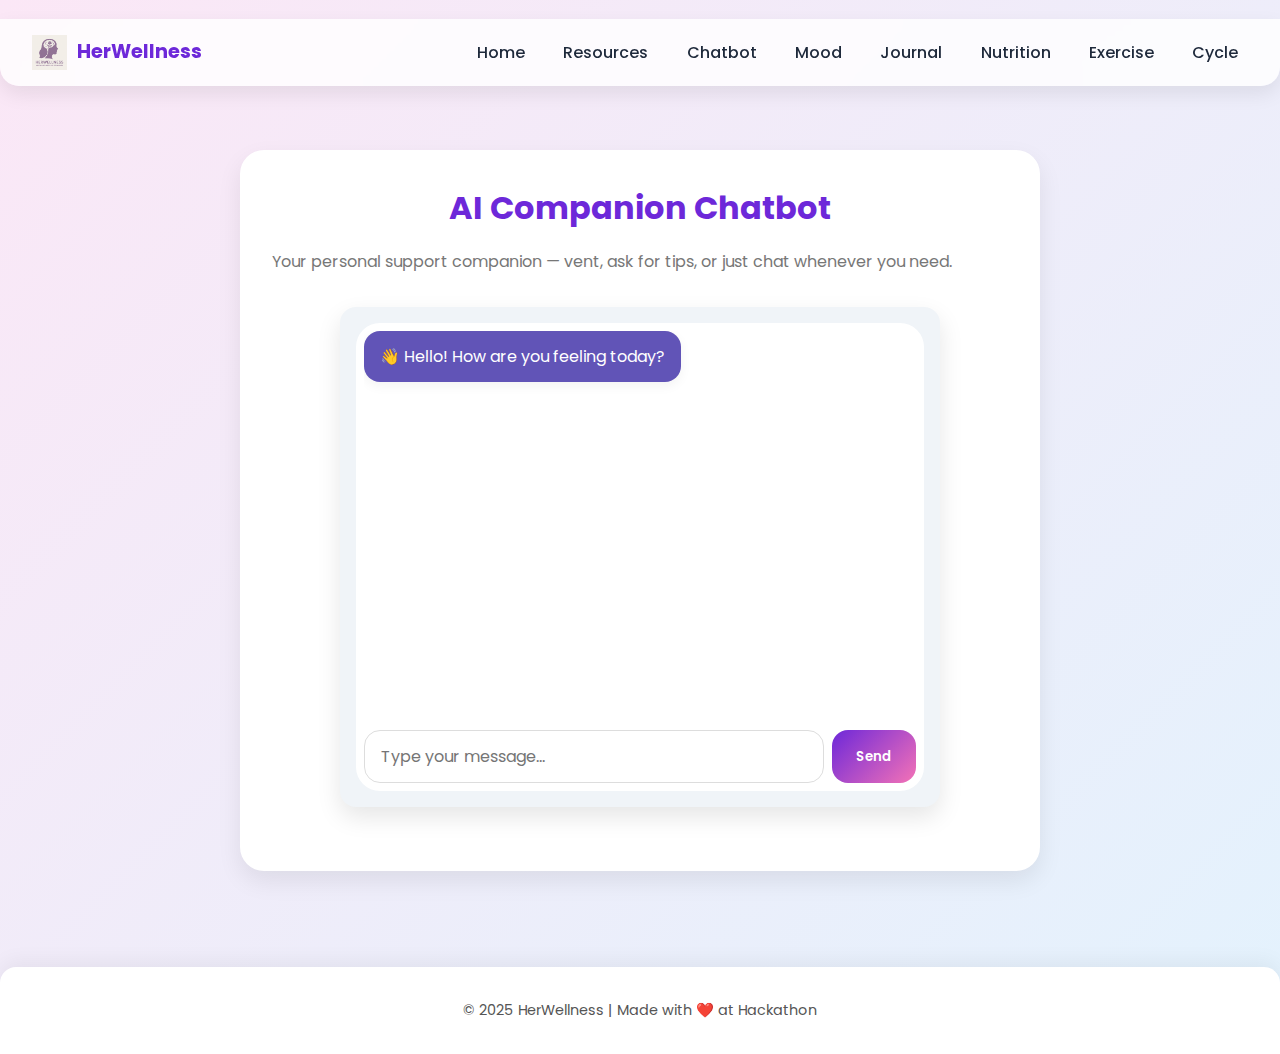
<file: pages/chatbot.html>
<!DOCTYPE html>
<html lang="en">
<head>
<meta charset="UTF-8" />
<meta name="viewport" content="width=device-width, initial-scale=1.0" />
<title>HerWellness | Chatbot</title>
<link href="https://fonts.googleapis.com/css2?family=Poppins:wght@400;600;700&display=swap" rel="stylesheet">
<link href="../styles/main.css" rel="stylesheet">
</head>
<body>
<header class="main-header">
  <nav class="navbar">
    <div class="logo">
      <img src="../assets/Copilot_20250902_104841.png" alt="HerWellness Logo">
      <span>HerWellness</span>
    </div>
    <ul class="nav-links">
      <li><a href="../index.html">Home</a></li>
      <li><a href="resources.html">Resources</a></li>
      <li><a href="chatbot.html" class="active">Chatbot</a></li>
      <li><a href="mood-tracker.html">Mood</a></li>
      <li><a href="journal.html">Journal</a></li>
      <li><a href="nutrition.html">Nutrition</a></li>
      <li><a href="exercise.html">Exercise</a></li>
      <li><a href="period-tracker.html">Cycle</a></li>
    </ul>
    <button class="menu-toggle" aria-label="Toggle menu">&#9776;</button>
  </nav>
</header>

<main class="page-content">
  <section class="section alt-bg">
    <h2>AI Companion Chatbot</h2>
    <p class="muted">Your personal support companion — vent, ask for tips, or just chat whenever you need.</p>

    <div class="chatbot-box">
      <div class="chat-window">
        <ul class="messages" id="chatMessages">
          <li class="bot-message">👋 Hello! How are you feeling today?</li>
        </ul>
        <form id="chatForm" class="chat-input">
          <input type="text" id="userInput" placeholder="Type your message..." autocomplete="off" required />
          <button type="submit">Send</button>
        </form>
      </div>
    </div>
  </section>
</main>

<footer class="site-footer">
  <p>&copy; 2025 HerWellness | Made with ❤️ at Hackathon</p>
</footer>

<script>
// Toggle mobile menu
const menuToggle = document.querySelector('.menu-toggle');
const navLinks = document.querySelector('.nav-links');
menuToggle.addEventListener('click', () => { navLinks.classList.toggle('active'); });

// Chat functionality (replace OPENAI_API_KEY with real key)
const chatForm = document.getElementById('chatForm');
const userInput = document.getElementById('userInput');
const chatMessages = document.getElementById('chatMessages');

const OPENAI_API_KEY = 'YOUR_OPENAI_KEY_HERE'; // Replace with real key

async function getBotResponse(message) {
  try {
    const response = await fetch('https://api.openai.com/v1/chat/completions', {
      method: 'POST',
      headers: {
        'Content-Type': 'application/json',
        'Authorization': `Bearer ${OPENAI_API_KEY}`
      },
      body: JSON.stringify({
        model: "gpt-3.5-turbo",
        messages: [{ role: "user", content: message }],
        max_tokens: 200
      })
    });
    const data = await response.json();
    return data.choices[0].message.content;
  } catch (error) {
    return "😓 Sorry, something went wrong. Try again later.";
  }
}

chatForm.addEventListener('submit', async (e) => {
  e.preventDefault();
  const message = userInput.value.trim();
  if(!message) return;

  // User message
  const userMsg = document.createElement('li');
  userMsg.classList.add('user-message');
  userMsg.textContent = message;
  chatMessages.appendChild(userMsg);
  userInput.value = '';
  chatMessages.scrollTop = chatMessages.scrollHeight;
  
  // Typing indicator
  const typingMsg = document.createElement('li');
  typingMsg.classList.add('bot-message', 'typing');
  typingMsg.textContent = '';
  chatMessages.appendChild(typingMsg);
  chatMessages.scrollTop = chatMessages.scrollHeight;

  // Get AI response
  const botReply = await getBotResponse(message);
  typingMsg.remove();

  const botMsg = document.createElement('li');
  botMsg.classList.add('bot-message');
  botMsg.textContent = botReply;
  chatMessages.appendChild(botMsg);
  chatMessages.scrollTop = chatMessages.scrollHeight;
});

</script>
</body>
</html>
</file>
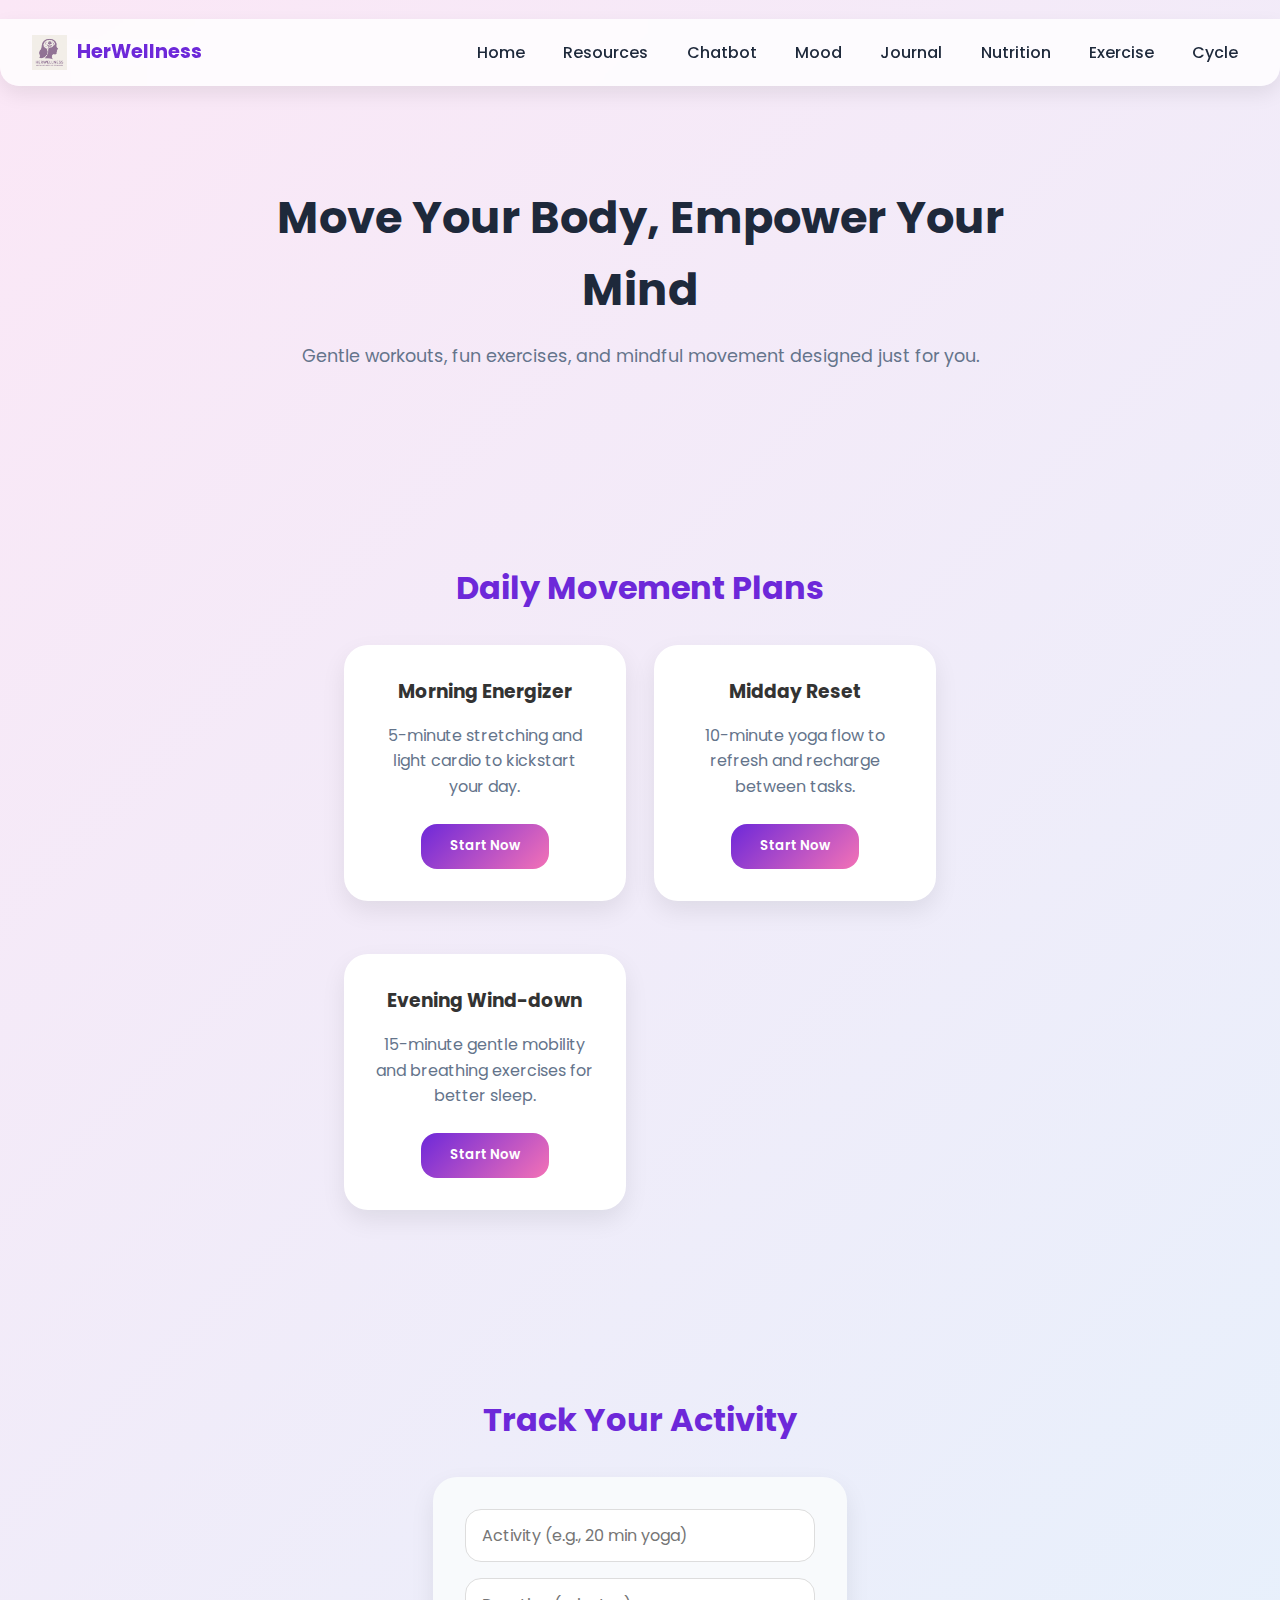
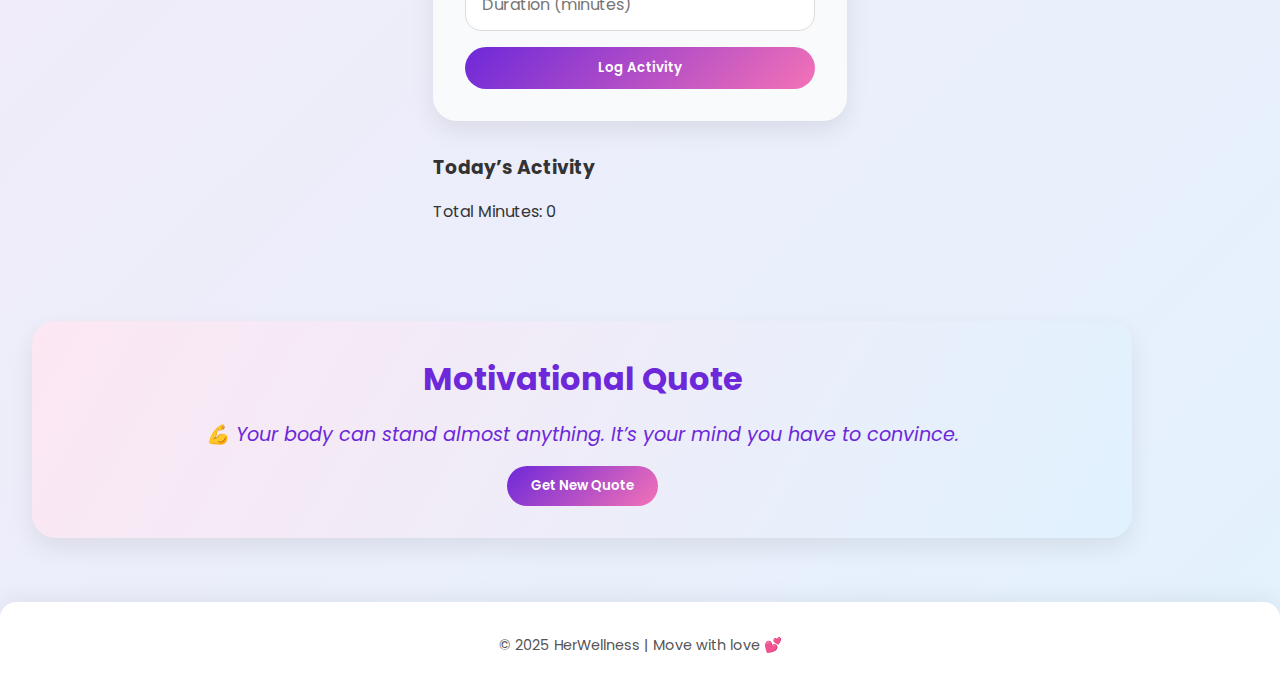
<file: pages/exercise.html>
<!DOCTYPE html>
<html lang="en">
<head>
  <meta charset="UTF-8" />
  <meta name="viewport" content="width=device-width, initial-scale=1.0" />
  <title>Exercise & Fitness | HerWellness</title>
  <link rel="stylesheet" href="../styles/main.css" />
  <link href="https://fonts.googleapis.com/css2?family=Poppins:wght@400;600;700&display=swap" rel="stylesheet">
</head>
<body>
  <!-- ================= HEADER / NAVBAR ================= -->
  <header class="main-header">
    <nav class="navbar">
      <div class="logo">
        <img src="../assets/Copilot_20250902_104841.png" alt="HerWellness Logo">
        <span>HerWellness</span>
      </div>
      <ul class="nav-links">
        <li><a href="../index.html">Home</a></li>
        <li><a href="resources.html">Resources</a></li>
        <li><a href="chatbot.html">Chatbot</a></li>
        <li><a href="mood-tracker.html">Mood</a></li>
        <li><a href="journal.html">Journal</a></li>
        <li><a href="nutrition.html">Nutrition</a></li>
        <li><a href="exercise.html" class="active">Exercise</a></li>
        <li><a href="period-tracker.html">Cycle</a></li>
      </ul>
      <button class="menu-toggle" aria-label="Toggle menu">&#9776;</button>
    </nav>
  </header>

  <!-- ================= HERO SECTION ================= -->
  <section class="hero">
    <h1>Move Your Body, Empower Your Mind</h1>
    <p>Gentle workouts, fun exercises, and mindful movement designed just for you.</p>
  </section>

  <!-- ================= EXERCISE PLANS ================= -->
  <section class="exercise-plans section">
    <h2 class="section-title">Daily Movement Plans</h2>
    <div class="card-grid">
      <div class="card" data-duration="300">
        <h3>Morning Energizer</h3>
        <p>5-minute stretching and light cardio to kickstart your day.</p>
        <button class="btn start-btn">Start Now</button>
      </div>
      <div class="card" data-duration="600">
        <h3>Midday Reset</h3>
        <p>10-minute yoga flow to refresh and recharge between tasks.</p>
        <button class="btn start-btn">Start Now</button>
      </div>
      <div class="card" data-duration="900">
        <h3>Evening Wind-down</h3>
        <p>15-minute gentle mobility and breathing exercises for better sleep.</p>
        <button class="btn start-btn">Start Now</button>
      </div>
    </div>
  </section>

  <!-- ================= TIMER MODAL ================= -->
  <div class="modal" id="timerModal">
    <div class="modal-content">
      <h3 id="modalTitle">Exercise Timer</h3>
      <div class="timer-display">
        <span id="minutes">00</span>:<span id="seconds">00</span>
      </div>
      <div class="progress-bar">
        <div class="progress" id="progressBar"></div>
      </div>
      <button class="btn" id="stopTimer">Stop</button>
    </div>
  </div>

  <!-- ================= ACTIVITY TRACKER ================= -->
  <section class="activity-tracker section">
    <h2 class="section-title">Track Your Activity</h2>
    <div class="tracker-box">
      <input type="text" id="activity" placeholder="Activity (e.g., 20 min yoga)" />
      <input type="number" id="duration" placeholder="Duration (minutes)" />
      <button class="btn" id="logBtn">Log Activity</button>
    </div>
    <div class="log-summary">
      <h3>Today’s Activity</h3>
      <ul id="exercise-log" class="log-list"></ul>
      <p id="totalMinutes">Total Minutes: 0</p>
    </div>
  </section>

  <!-- ================= MOTIVATIONAL QUOTES ================= -->
  <section class="quote-section section">
    <h2 class="section-title">Motivational Quote</h2>
    <blockquote id="exercise-quote">💪 Your body can stand almost anything. It’s your mind you have to convince.</blockquote>
    <button class="btn" id="newQuoteBtn">Get New Quote</button>
  </section>

  <!-- ================= FOOTER ================= -->
  <footer class="site-footer">
    <p>&copy; 2025 HerWellness | Move with love 💕</p>
  </footer>

  <!-- ================= SCRIPTS ================= -->
  <script>
  // ================= EXERCISE TIMER =================
const startBtns = document.querySelectorAll('.start-btn');
const timerModal = document.getElementById('timerModal');
const modalTitle = document.getElementById('modalTitle');
const minutesEl = document.getElementById('minutes');
const secondsEl = document.getElementById('seconds');
const progressBar = document.getElementById('progressBar');
const stopTimerBtn = document.getElementById('stopTimer');

let timerInterval;
let totalTime = 0;
let remainingTime = 0;

startBtns.forEach(btn => {
  btn.addEventListener('click', () => {
    const card = btn.closest('.card');
    const duration = parseInt(card.dataset.duration); // duration in seconds
    startTimer(card.querySelector('h3').textContent, duration);
  });
});

function startTimer(title, duration) {
  clearInterval(timerInterval);
  totalTime = duration;
  remainingTime = duration;
  modalTitle.textContent = title;
  updateTimerDisplay();
  timerModal.style.display = 'flex';
  
  timerInterval = setInterval(() => {
    remainingTime--;
    if (remainingTime < 0) {
      clearInterval(timerInterval);
      alert(`${title} Completed! 🎉`);
      timerModal.style.display = 'none';
      progressBar.style.width = '0%';
    } else {
      updateTimerDisplay();
    }
  }, 1000);
}

function updateTimerDisplay() {
  const mins = Math.floor(remainingTime / 60);
  const secs = remainingTime % 60;
  minutesEl.textContent = mins.toString().padStart(2, '0');
  secondsEl.textContent = secs.toString().padStart(2, '0');
  const progressPercent = ((totalTime - remainingTime) / totalTime) * 100;
  progressBar.style.width = `${progressPercent}%`;
}

stopTimerBtn.addEventListener('click', () => {
  clearInterval(timerInterval);
  timerModal.style.display = 'none';
  progressBar.style.width = '0%';
});

// ================= ACTIVITY TRACKER =================
const logBtn = document.getElementById('logBtn');
const activityInput = document.getElementById('activity');
const durationInput = document.getElementById('duration');
const logList = document.getElementById('exercise-log');
const totalMinutesEl = document.getElementById('totalMinutes');
let totalMinutes = 0;

logBtn.addEventListener('click', () => {
  const activity = activityInput.value.trim();
  const duration = parseInt(durationInput.value);
  if (!activity || isNaN(duration)) return alert("Please enter activity and duration!");

  const li = document.createElement('li');
  li.textContent = `${activity} — ${duration} min`;
  logList.appendChild(li);

  totalMinutes += duration;
  totalMinutesEl.textContent = `Total Minutes: ${totalMinutes}`;

  activityInput.value = '';
  durationInput.value = '';
});

// ================= MOTIVATIONAL QUOTES =================
const quotes = [
  "💪 Push yourself, because no one else is going to do it for you.",
  "🏋️‍♀️ Sweat is fat crying.",
  "✨ Small steps every day lead to big results.",
  "🔥 Your body can stand almost anything. It’s your mind you have to convince.",
  "🌟 Consistency is more important than intensity.",
  "🌈 Exercise not just for the body, but for your mind and soul.",
  "⚡ Energy flows where attention goes. Move mindfully!"
];

const newQuoteBtn = document.getElementById('newQuoteBtn');
const quoteEl = document.getElementById('exercise-quote');

newQuoteBtn.addEventListener('click', () => {
  const randomQuote = quotes[Math.floor(Math.random() * quotes.length)];
  quoteEl.textContent = randomQuote;
});

// ================= MOBILE MENU TOGGLE =================
const menuToggle = document.querySelector('.menu-toggle');
const navLinks = document.querySelector('.nav-links');

menuToggle.addEventListener('click', () => {
  navLinks.classList.toggle('active');
});

  </script>

  
</body>
</html>
</file>
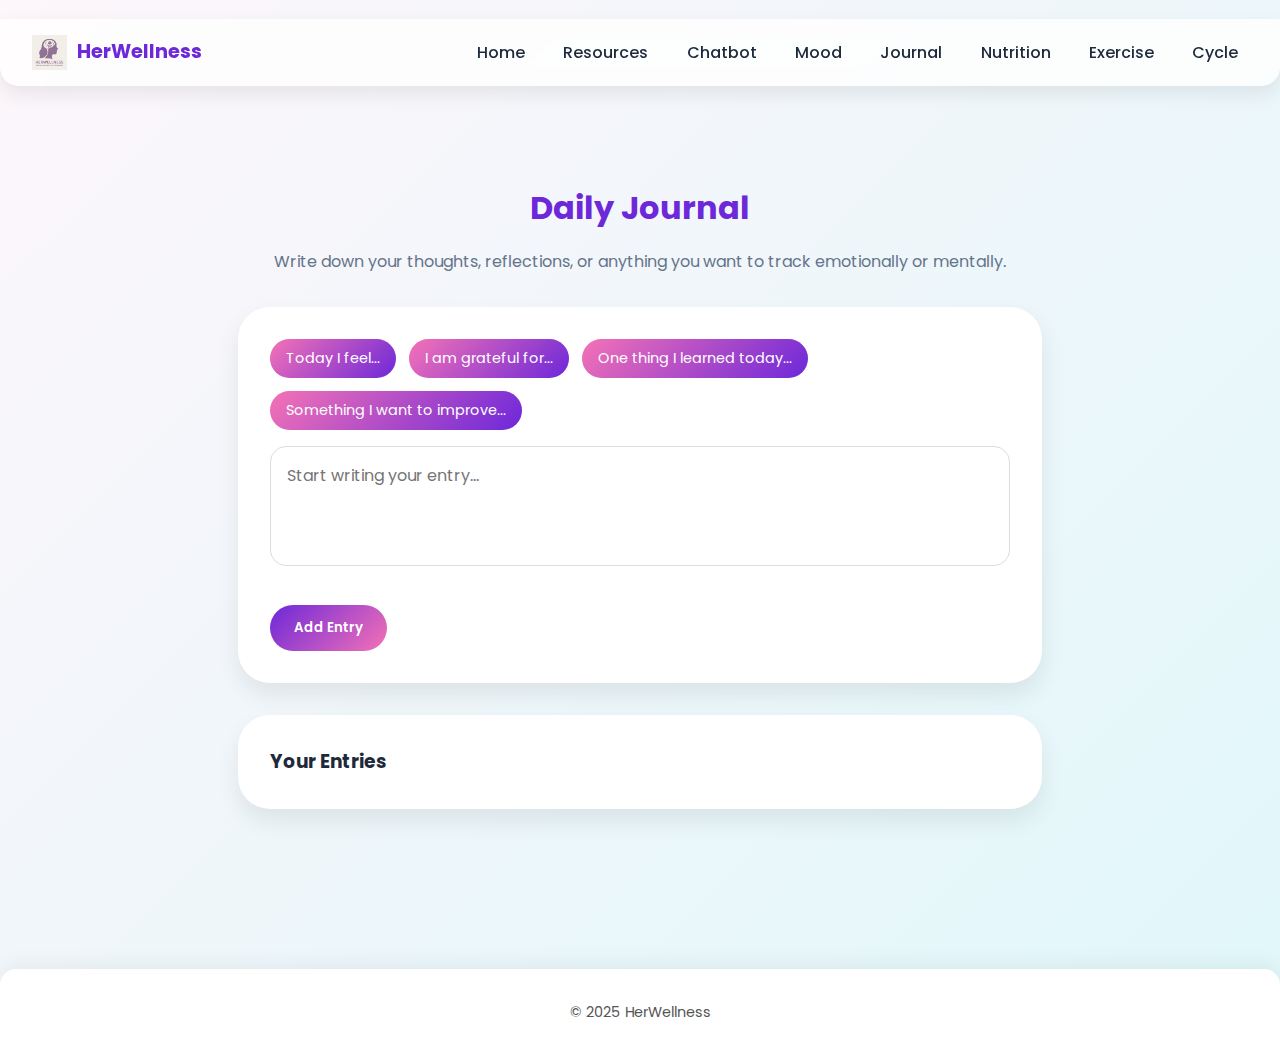
<file: pages/journal.html>
<!DOCTYPE html>
<html lang="en">
<head>
  <meta charset="UTF-8" />
  <meta name="viewport" content="width=device-width, initial-scale=1.0" />
  <title>Journal | HerWellness</title>
  <link rel="stylesheet" href="../styles/main.css" />
  <link href="https://fonts.googleapis.com/css2?family=Poppins:wght@400;600;700&display=swap" rel="stylesheet">
  <style>
    body {
      background: linear-gradient(135deg, #fdf6fb, #e0f7fa);
      font-family: 'Poppins', sans-serif;
      color: #1e293b;
      display: flex;
      flex-direction: column;
      min-height: 100vh;
    }

    .page-content {
      flex: 1;
      max-width: 900px;
      margin: 2rem auto;
      padding: 0 1rem;
    }

    h2 {
      text-align: center;
      font-size: 2rem;
      margin-bottom: 0.5rem;
      color: #6d28d9;
    }

    .muted {
      text-align: center;
      color: #64748b;
      margin-bottom: 2rem;
    }

    /* Journal Card */
    .journal-card {
      background: #fff;
      border-radius: 2rem;
      padding: 2rem;
      box-shadow: 0 12px 25px rgba(0,0,0,0.08);
      margin-bottom: 2rem;
      transition: transform 0.3s ease, box-shadow 0.3s ease;
    }

    .journal-card:hover {
      transform: translateY(-3px);
      box-shadow: 0 16px 35px rgba(0,0,0,0.12);
    }

    textarea {
      width: 100%;
      padding: 1rem;
      border-radius: 1.5rem;
      border: 1px solid #ddd;
      font-size: 1rem;
      min-height: 120px;
      resize: vertical;
      transition: border 0.3s ease, box-shadow 0.3s ease;
    }

    textarea:focus {
      border-color: #6d28d9;
      box-shadow: 0 0 10px rgba(109, 40, 217, 0.2);
      outline: none;
    }

    .btn {
      display: inline-block;
      padding: 0.8rem 1.5rem;
      border: none;
      border-radius: 2rem;
      background: linear-gradient(135deg, #6d28d9, #f472b6);
      color: #fff;
      font-weight: 600;
      cursor: pointer;
      transition: transform 0.2s ease, box-shadow 0.3s ease;
      margin-top: 1rem;
    }

    .btn:hover {
      transform: translateY(-2px);
      box-shadow: 0 8px 20px rgba(0,0,0,0.15);
    }

    /* Entries List */
    .entries-list {
      list-style: none;
      padding: 0;
    }

    .entries-list li {
      background: #fef6fb;
      border-left: 5px solid #6d28d9;
      padding: 1rem;
      border-radius: 1rem;
      margin-bottom: 1rem;
      font-size: 1rem;
      animation: fadeInUp 0.5s ease;
      position: relative;
    }

    .entries-list li::before {
      content: "📝";
      position: absolute;
      left: -2rem;
      top: 0.8rem;
      font-size: 1.2rem;
    }

    @keyframes fadeInUp {
      from { opacity: 0; transform: translateY(20px); }
      to { opacity: 1; transform: translateY(0); }
    }

    /* Prompt suggestions */
    .prompts {
      display: flex;
      flex-wrap: wrap;
      gap: 0.8rem;
      margin-bottom: 1rem;
    }

    .prompt {
      background: linear-gradient(135deg, #f472b6, #6d28d9);
      color: #fff;
      padding: 0.5rem 1rem;
      border-radius: 2rem;
      cursor: pointer;
      font-size: 0.9rem;
      transition: transform 0.2s ease, opacity 0.2s ease;
    }

    .prompt:hover {
      transform: scale(1.05);
      opacity: 0.9;
    }

    /* Responsive */
    @media (max-width:768px) {
      h2 { font-size: 1.6rem; }
      textarea { min-height: 100px; }
    }
  </style>
</head>
<body>
  <!-- ================= HEADER / NAVBAR ================= -->
  <header class="main-header">
    <nav class="navbar">
      <div class="logo">
        <img src="../assets/Copilot_20250902_104841.png" alt="HerWellness Logo">
        <span>HerWellness</span>
      </div>
      <ul class="nav-links">
        <li><a href="../index.html">Home</a></li>
        <li><a href="resources.html">Resources</a></li>
        <li><a href="chatbot.html">Chatbot</a></li>
        <li><a href="mood-tracker.html">Mood</a></li>
        <li><a href="journal.html" class="active">Journal</a></li>
        <li><a href="nutrition.html">Nutrition</a></li>
        <li><a href="exercise.html">Exercise</a></li>
        <li><a href="period-tracker.html">Cycle</a></li>
      </ul>
      <button class="menu-toggle" aria-label="Toggle menu">&#9776;</button>
    </nav>
  </header>

  <!-- ================= MAIN CONTENT ================= -->
  <main class="page-content">
    <section class="section">
      <h2>Daily Journal</h2>
      <p class="muted">Write down your thoughts, reflections, or anything you want to track emotionally or mentally.</p>

      <!-- Prompt Suggestions -->
      <div class="journal-card">
        <div class="prompts">
          <div class="prompt" onclick="usePrompt('Today I feel...')">Today I feel...</div>
          <div class="prompt" onclick="usePrompt('I am grateful for...')">I am grateful for...</div>
          <div class="prompt" onclick="usePrompt('One thing I learned today...')">One thing I learned today...</div>
          <div class="prompt" onclick="usePrompt('Something I want to improve...')">Something I want to improve...</div>
        </div>

        <!-- Journal Form -->
        <form class="journal-form" id="journalForm">
          <textarea id="journalEntry" placeholder="Start writing your entry..." required></textarea>
          <button type="submit" class="btn">Add Entry</button>
        </form>
      </div>

      <!-- Entries List -->
      <div class="journal-card">
        <h3>Your Entries</h3>
        <ul class="entries-list" id="entriesList">
          <!-- Entries will be added dynamically -->
        </ul>
      </div>
    </section>
  </main>

  <!-- ================= FOOTER ================= -->
  <footer class="site-footer">
    <p>&copy; 2025 HerWellness</p>
    
  </footer>

  <script>
    const form = document.getElementById('journalForm');
    const entriesList = document.getElementById('entriesList');
    const textarea = document.getElementById('journalEntry');

    // Add journal entry
    form.addEventListener('submit', (e) => {
      e.preventDefault();
      const entryText = textarea.value.trim();
      if(entryText !== '') {
        const li = document.createElement('li');
        li.textContent = entryText;
        entriesList.prepend(li);
        textarea.value = '';
      }
    });

    // Use a prompt suggestion
    function usePrompt(text) {
      textarea.value = text + " ";
      textarea.focus();
    }
      
    // Toggle mobile menu
    const menuToggle = document.querySelector('.menu-toggle');
    const navLinks = document.querySelector('.nav-links');

    menuToggle.addEventListener('click', () => {
      navLinks.classList.toggle('active');
    });
  </script>
</body>
</html>
</file>
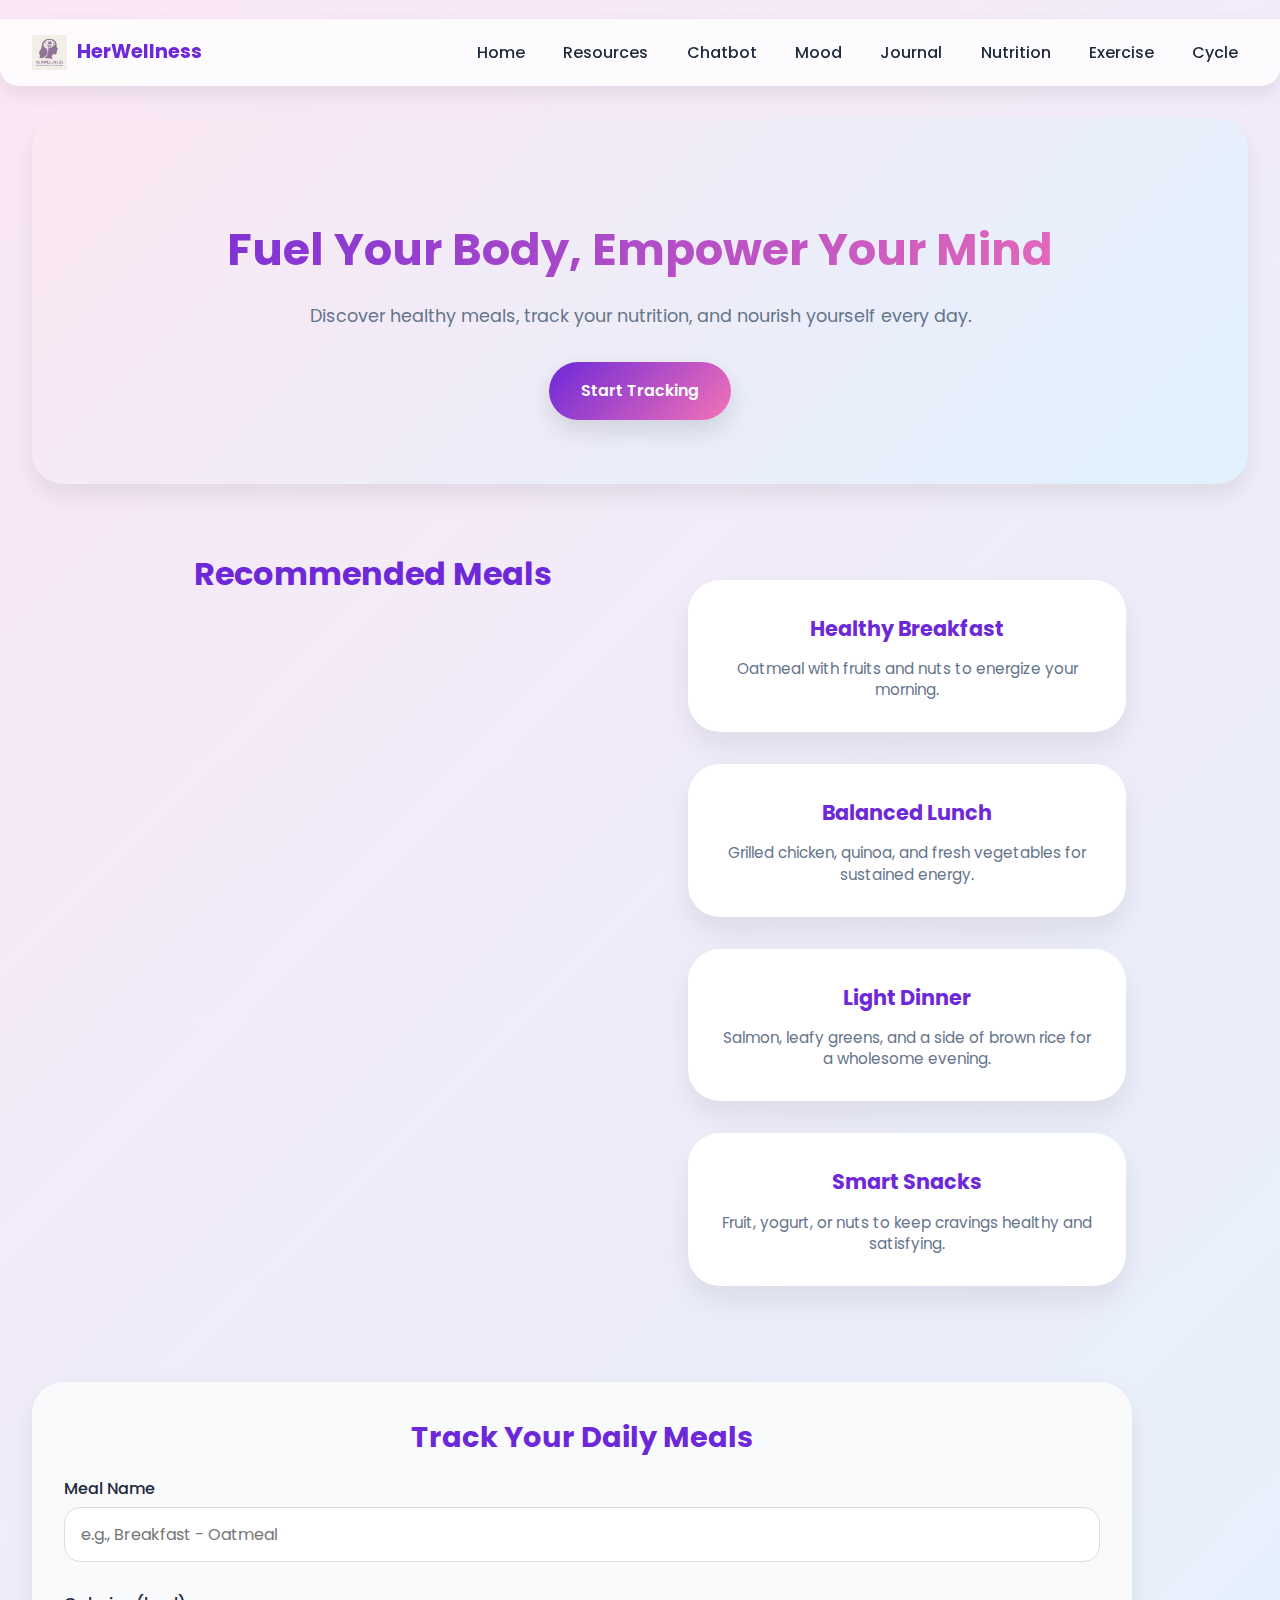
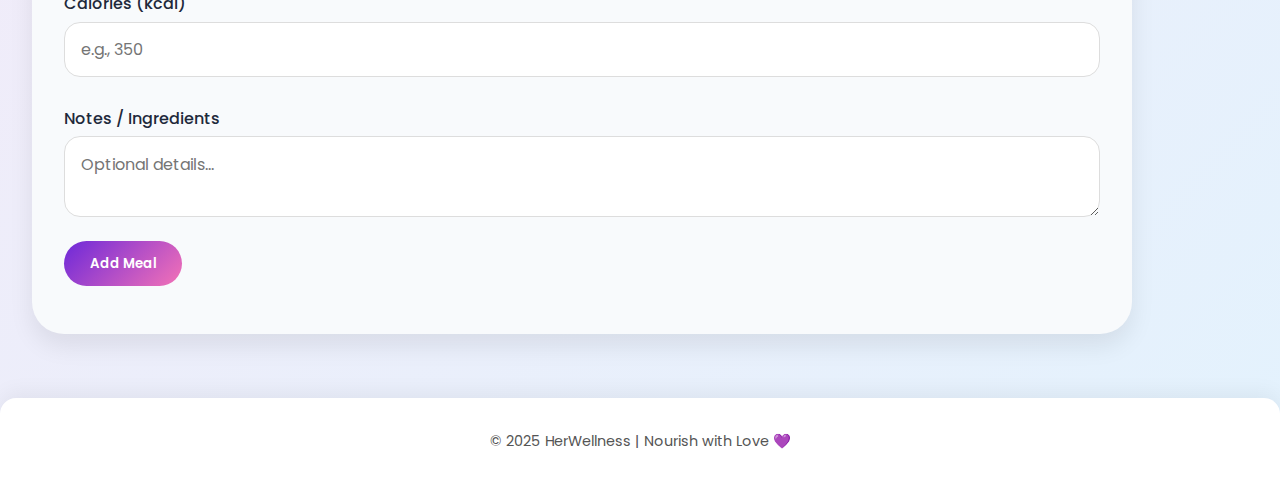
<file: pages/nutrition.html>
<!DOCTYPE html>
<html lang="en">
<head>
  <meta charset="UTF-8" />
  <meta name="viewport" content="width=device-width, initial-scale=1.0" />
  <title>Nutrition | HerWellness</title>
  <link rel="stylesheet" href="../styles/main.css" />
  <link href="https://fonts.googleapis.com/css2?family=Poppins:wght@400;600;700&display=swap" rel="stylesheet">
</head>
<body>
  <!-- ================= HEADER / NAVBAR ================= -->
  <header class="main-header">
    <nav class="navbar">
      <div class="logo">
        <img src="../assets/Copilot_20250902_104841.png" alt="HerWellness Logo">
        <span>HerWellness</span>
      </div>
      <ul class="nav-links">
        <li><a href="../index.html">Home</a></li>
        <li><a href="resources.html">Resources</a></li>
        <li><a href="chatbot.html">Chatbot</a></li>
        <li><a href="mood-tracker.html">Mood</a></li>
        <li><a href="journal.html">Journal</a></li>
        <li><a href="nutrition.html" class="active">Nutrition</a></li>
        <li><a href="exercise.html">Exercise</a></li>
        <li><a href="period-tracker.html">Cycle</a></li>
      </ul>
      <button class="menu-toggle" aria-label="Toggle menu">&#9776;</button>
    </nav>

    <!-- Hero Section -->
    <section class="nutrition-hero">
      <h1>Fuel Your Body, Empower Your Mind</h1>
      <p>Discover healthy meals, track your nutrition, and nourish yourself every day.</p>
      <a href="#meal-tracker" class="cta-btn">Start Tracking</a>
    </section>
  </header>

  <!-- ================= RECOMMENDED MEALS ================= -->
  <section class="meal-cards section">
    <h2 class="section-title">Recommended Meals</h2>
    <div class="meal-cards">
      <div class="meal-card">
       
        <h3>Healthy Breakfast</h3>
        <p>Oatmeal with fruits and nuts to energize your morning.</p>
      </div>
      <div class="meal-card">
       
        <h3>Balanced Lunch</h3>
        <p>Grilled chicken, quinoa, and fresh vegetables for sustained energy.</p>
      </div>
      <div class="meal-card">
       
        <h3>Light Dinner</h3>
        <p>Salmon, leafy greens, and a side of brown rice for a wholesome evening.</p>
      </div>
      <div class="meal-card">
        
        <h3>Smart Snacks</h3>
        <p>Fruit, yogurt, or nuts to keep cravings healthy and satisfying.</p>
      </div>
    </div>
  </section>

  <!-- ================= DAILY MEAL TRACKER ================= -->
  <section class="meal-tracker section" id="meal-tracker">
    <h2>Track Your Daily Meals</h2>
    <form id="mealForm">
      <label for="mealName">Meal Name</label>
      <input type="text" id="mealName" placeholder="e.g., Breakfast - Oatmeal" required>

      <label for="mealCalories">Calories (kcal)</label>
      <input type="number" id="mealCalories" placeholder="e.g., 350" required>

      <label for="mealNotes">Notes / Ingredients</label>
      <textarea id="mealNotes" placeholder="Optional details..."></textarea>

      <button type="submit" class="btn">Add Meal</button>
    </form>

    <ul class="logged-meals" id="loggedMeals">
      <!-- Meals will be dynamically added here -->
    </ul>
  </section>

  <!-- ================= FOOTER ================= -->
  <footer class="site-footer">
    <p>&copy; 2025 HerWellness | Nourish with Love 💜</p>
    
  </footer>

  <!-- ================= JAVASCRIPT ================= -->
  <script>
    const mealForm = document.getElementById('mealForm');
    const loggedMeals = document.getElementById('loggedMeals');

    mealForm.addEventListener('submit', (e) => {
      e.preventDefault();
      const name = document.getElementById('mealName').value.trim();
      const calories = document.getElementById('mealCalories').value.trim();
      const notes = document.getElementById('mealNotes').value.trim();

      if(name && calories) {
        const li = document.createElement('li');
        li.textContent = `${name} - ${calories} kcal ${notes ? "| " + notes : ""}`;
        loggedMeals.prepend(li);
        mealForm.reset();
      }
    });
     // Toggle mobile menu
    const menuToggle = document.querySelector('.menu-toggle');
    const navLinks = document.querySelector('.nav-links');

    menuToggle.addEventListener('click', () => {
      navLinks.classList.toggle('active');
    });
  </script>
</body>
</html>
</file>
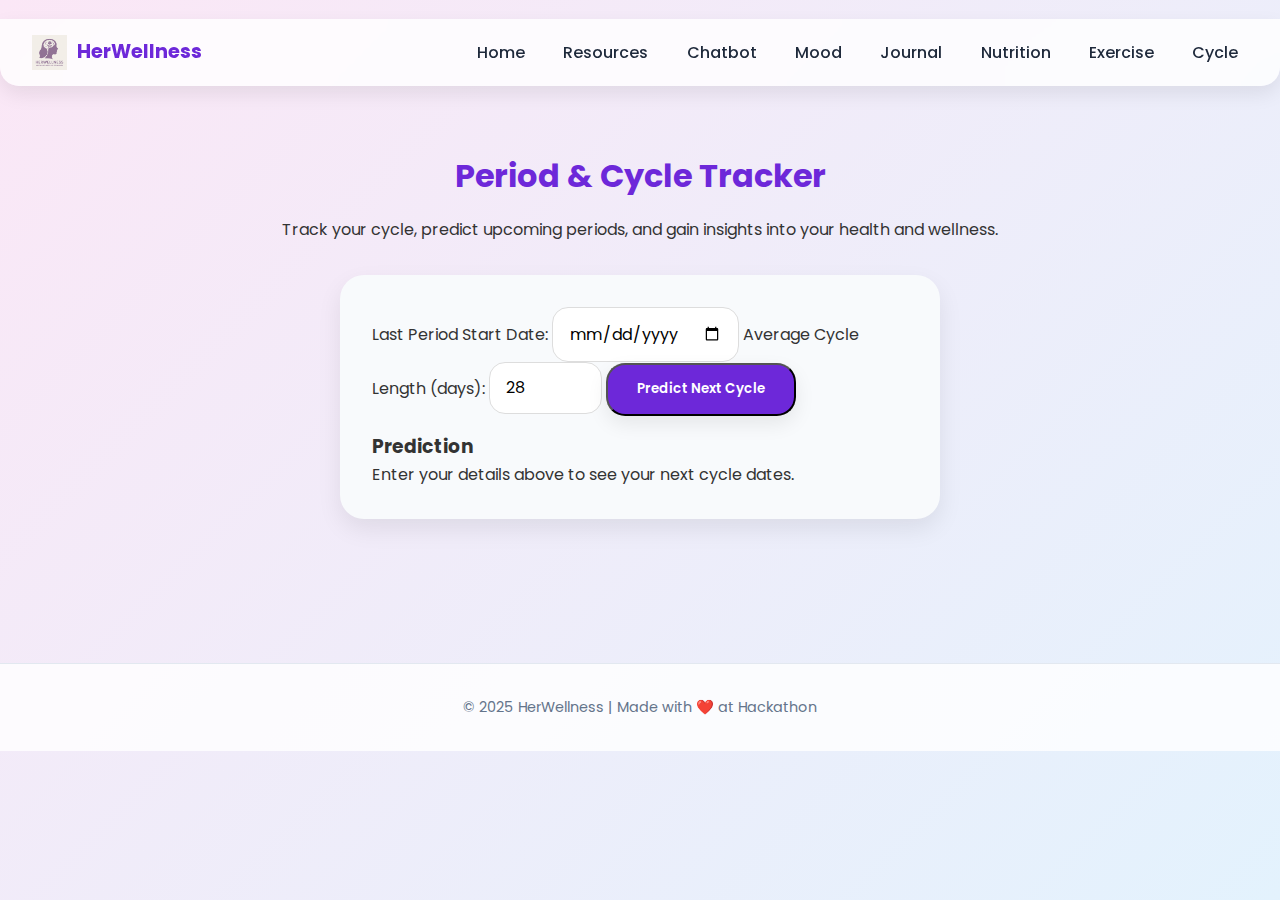
<file: pages/period-tracker.html>
<!DOCTYPE html>
<html lang="en">
<head>
  <meta charset="UTF-8" />
  <meta name="viewport" content="width=device-width, initial-scale=1.0" />
  <title>HerWellness | Period Tracker</title>
  <link rel="stylesheet" href="../styles/main.css" />
  <link href="https://fonts.googleapis.com/css2?family=Poppins:wght@400;600;700&display=swap" rel="stylesheet">
</head>
<body>
  <!-- HEADER -->
  <header class="main-header">
    <nav class="navbar">
      <div class="logo">
        <img src="../assets/Copilot_20250902_104841.png" alt="HerWellness Logo">
        <span>HerWellness</span>
      </div>
      <ul class="nav-links">
        <li><a href="../index.html">Home</a></li>
        <li><a href="resources.html">Resources</a></li>
        <li><a href="chatbot.html">Chatbot</a></li>
        <li><a href="mood-tracker.html">Mood</a></li>
        <li><a href="journal.html">Journal</a></li>
        <li><a href="nutrition.html">Nutrition</a></li>
        <li><a href="exercise.html">Exercise</a></li>
        <li><a href="period-tracker.html" class="active">Cycle</a></li>
      </ul>
      <button class="menu-toggle" aria-label="Toggle menu">&#9776;</button>
    </nav>
  </header>

  <!-- MAIN CONTENT -->
  <main class="section">
    <h2>Period & Cycle Tracker</h2>
    <p>Track your cycle, predict upcoming periods, and gain insights into your health and wellness.</p>

    <div class="tracker-box">
      <form class="tracker-form">
        <label for="lastPeriod">Last Period Start Date:</label>
        <input type="date" id="lastPeriod" name="lastPeriod" required>

        <label for="cycleLength">Average Cycle Length (days):</label>
        <input type="number" id="cycleLength" name="cycleLength" min="20" max="40" value="28" required>

        <button type="button" id="predictBtn" class="cta-btn">Predict Next Cycle</button>
      </form>

      <div id="predictionResult" class="result-box">
        <h3>Prediction</h3>
        <p>Enter your details above to see your next cycle dates.</p>
      </div>
    </div>
  </main>

  <!-- FOOTER -->
  <footer class="footer">
    <p>&copy; 2025 HerWellness | Made with ❤️ at Hackathon</p>
  </footer>

  <script src="../scripts/app.js"></script>
  <script>
    // Simple cycle prediction logic
    document.getElementById("predictBtn").addEventListener("click", () => {
      const lastPeriod = document.getElementById("lastPeriod").value;
      const cycleLength = parseInt(document.getElementById("cycleLength").value);
      const resultBox = document.getElementById("predictionResult");

      if (!lastPeriod || isNaN(cycleLength)) {
        resultBox.innerHTML = "<p style='color:red;'>⚠ Please enter all required details.</p>";
        return;
      }

      const lastDate = new Date(lastPeriod);
      const nextPeriod = new Date(lastDate);
      nextPeriod.setDate(nextPeriod.getDate() + cycleLength);

      resultBox.innerHTML = `
        <h3>Prediction</h3>
        <p>📅 Your next period is likely to start on <strong>${nextPeriod.toDateString()}</strong>.</p>
        <p>⚠ Note: This is an estimate. For accurate health tracking, consult a doctor or use medical-grade tools.</p>
      `;
    });
    // Toggle mobile menu
    const menuToggle = document.querySelector('.menu-toggle');
    const navLinks = document.querySelector('.nav-links');

    menuToggle.addEventListener('click', () => {
      navLinks.classList.toggle('active');
    });
  </script>
</body>
</html>
</file>
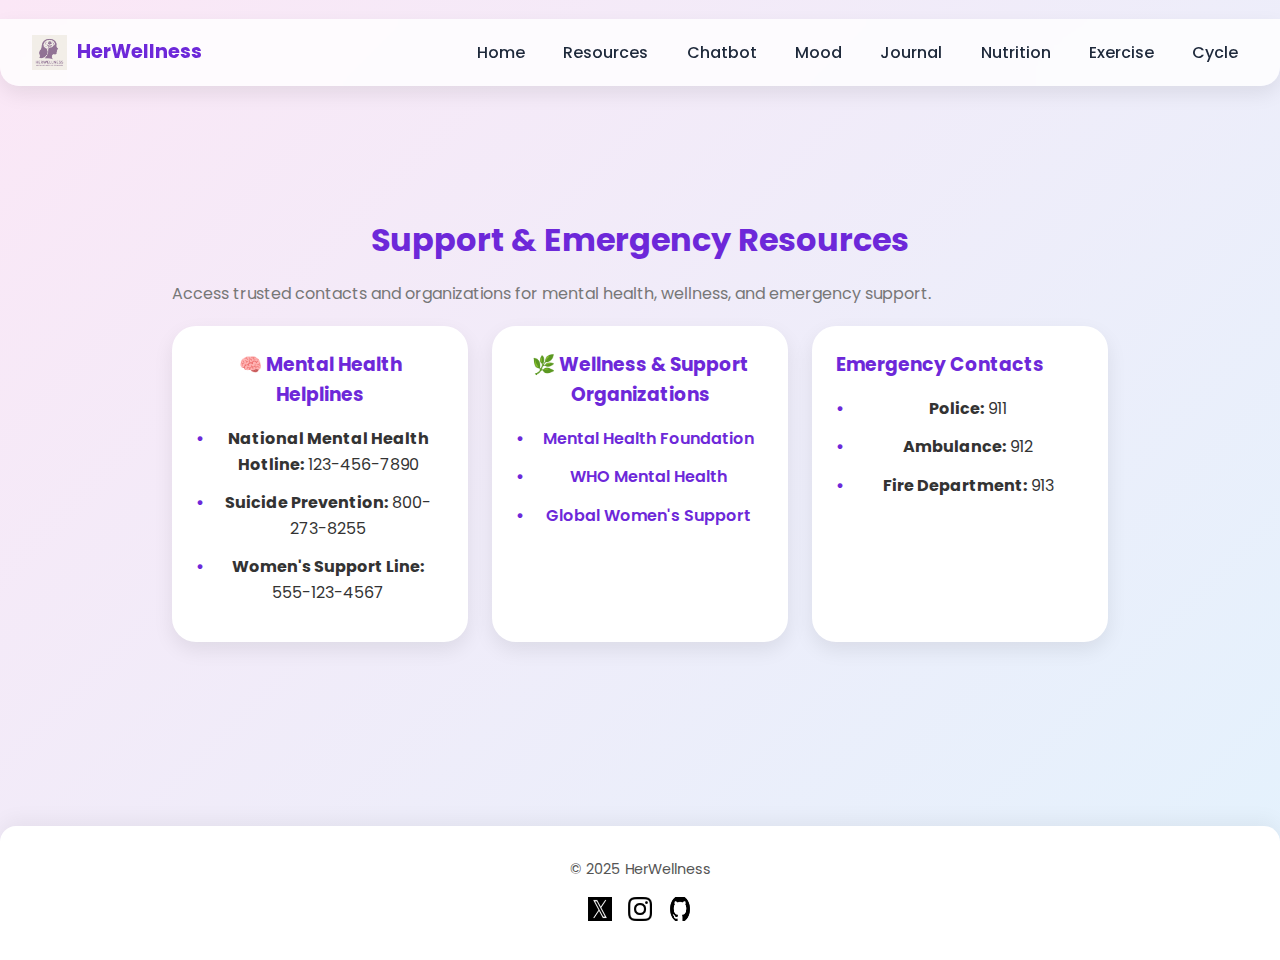
<file: pages/resources.html>
<!DOCTYPE html>
<html lang="en">
<head>
<meta charset="UTF-8" />
<meta name="viewport" content="width=device-width, initial-scale=1.0" />
<title>Resources | HerWellness</title>
<link href="https://fonts.googleapis.com/css2?family=Poppins:wght@400;600;700&display=swap" rel="stylesheet">
<link rel="stylesheet" href="../styles/main.css" />
<style>

/* ================= MAIN CONTENT ================= */
.page-content {
  padding: 2rem;
}
.section {
  max-width: 1000px;
  margin: 2rem auto;
}
.cards-grid {
  display: grid;
  grid-template-columns: repeat(auto-fit, minmax(280px, 1fr));
  gap: 1.5rem;
}
.card {
  background: #fff;
  padding: 1.5rem;
  border-radius: 1.5rem;
  box-shadow: 0 8px 20px rgba(0,0,0,0.08);
  transition: transform 0.3s ease, box-shadow 0.3s ease;
}
.card:hover {
  transform: translateY(-5px);
  box-shadow: 0 12px 30px rgba(0,0,0,0.15);
}
.card h3 {
  color: #6d28d9;
  margin-bottom: 1rem;
  display: flex;
  align-items: center;
  gap: 0.5rem;
}
.card ul {
  list-style: none;
  padding-left: 0;
}
.card ul li {
  margin-bottom: 0.8rem;
  padding-left: 1rem;
  position: relative;
}
.card ul li::before {
  content: '•';
  position: absolute;
  left: 0;
  color: #6d28d9;
  font-weight: bold;
}
.card a {
  color: #6d28d9;
  text-decoration: none;
  font-weight: 600;
}
.card a:hover {
  text-decoration: underline;
}

/* ================= FOOTER ================= */
.site-footer {
  background: #fff;
  padding: 2rem;
  text-align: center;
  box-shadow: 0 -6px 20px rgba(0,0,0,0.05);
  margin-top: 2rem;
}
.site-footer ul {
  list-style: none;
  display: flex;
  justify-content: center;
  gap: 1rem;
  margin-top: 1rem;
}
.site-footer ul li img {
  width: 24px;
  height: 24px;
}

/* ================= RESPONSIVE ================= */
@media (max-width:768px) {
  .nav-links {
    display: none;
    flex-direction: column;
    gap: 1rem;
    background: #fff;
    position: absolute;
    top: 100%;
    right: 2rem;
    padding: 1rem 2rem;
    border-radius: 1rem;
    box-shadow: 0 10px 25px rgba(0,0,0,0.1);
  }
  .nav-links.active {
    display: flex;
  }
  .menu-toggle {
    display: block;
  }
}
</style>
</head>
<body>
<header class="main-header">
  <nav class="navbar">
    <div class="logo">
      <img src="../assets/Copilot_20250902_104841.png" alt="HerWellness Logo">
      <span>HerWellness</span>
    </div>
    <ul class="nav-links">
      <li><a href="../index.html">Home</a></li>
      <li><a href="resources.html" class="active">Resources</a></li>
      <li><a href="chatbot.html">Chatbot</a></li>
      <li><a href="mood-tracker.html">Mood</a></li>
      <li><a href="journal.html">Journal</a></li>
      <li><a href="nutrition.html">Nutrition</a></li>
      <li><a href="exercise.html">Exercise</a></li>
      <li><a href="period-tracker.html">Cycle</a></li>
    </ul>
    <button class="menu-toggle" aria-label="Toggle menu">&#9776;</button>
  </nav>
</header>

<main class="page-content">
  <section class="section">
    <h2>Support & Emergency Resources</h2>
    <p class="muted">Access trusted contacts and organizations for mental health, wellness, and emergency support.</p>

    <div class="cards-grid">
      <div class="card">
        <h3>🧠 Mental Health Helplines</h3>
        <ul>
          <li><strong>National Mental Health Hotline:</strong> 123-456-7890</li>
          <li><strong>Suicide Prevention:</strong> 800-273-8255</li>
          <li><strong>Women's Support Line:</strong> 555-123-4567</li>
        </ul>
      </div>

      <div class="card">
        <h3>🌿 Wellness & Support Organizations</h3>
        <ul>
          <li><a href="https://www.mentalhealth.org/" target="_blank" rel="noopener">Mental Health Foundation</a></li>
          <li><a href="https://www.who.int/health-topics/mental-health" target="_blank" rel="noopener">WHO Mental Health</a></li>
          <li><a href="https://www.women.org/" target="_blank" rel="noopener">Global Women's Support</a></li>
        </ul>
      </div>

      <div class="card">
        <h3> Emergency Contacts</h3>
        <ul>
          <li><strong>Police:</strong> 911</li>
          <li><strong>Ambulance:</strong> 912</li>
          <li><strong>Fire Department:</strong> 913</li>
        </ul>
      </div>
    </div>
  </section>
</main>

<footer class="site-footer">
  <p>&copy; 2025 HerWellness</p>
  <ul class="social-links">
    <li><a href="#"><img src="../assets/X.png" alt="X"></a></li>
    <li><a href="#"><img src="../assets/INSTAGRAM.png" alt="Instagram"></a></li>
    <li><a href="#"><img src="../assets/GITHUB.png" alt="GitHub"></a></li>
  </ul>
</footer>

<script>
const menuToggle = document.querySelector('.menu-toggle');
const navLinks = document.querySelector('.nav-links');
menuToggle.addEventListener('click', () => { navLinks.classList.toggle('active'); });
</script>
</body>
</html>
</file>
<file: styles/main.css>
/* =======================
   GLOBAL STYLES
======================= */
:root {
  --gradient-bg: linear-gradient(135deg, #fce7f3, #e0f2fe, #fef9c3);
  --primary-color: #6d28d9; /* Deep purple accent */
  --secondary-color: #f472b6; /* Soft pink */
  --text-dark: #1e293b;
  --text-light: #64748b;
  --bg-light: #ffffffcc;
  --alt-bg: #f8fafc;
  --radius: 1.2rem;
  --transition: all 0.3s ease-in-out;
  --shadow: 0 8px 20px rgba(0, 0, 0, 0.08);
  --font-main: 'Poppins', sans-serif;
}

* {
  margin: 0;
  padding: 0;
  box-sizing: border-box;
}

body {
  font-family: var(--font-main);
  line-height: 1.6;
  background: var(--gradient-bg);
  background-attachment: fixed;
  color: var(--text-dark);
  overflow-x: hidden;
}

/* =======================
   NAVBAR
======================= */
.navbar {
  display: flex;
  justify-content: space-between;
  align-items: center;
  padding: 1rem 2rem;
  position: sticky;
  top: 0;
  background: var(--bg-light);
  -webkit-backdrop-filter: blur(8px);
  backdrop-filter: blur(8px);
  box-shadow: var(--shadow);
  z-index: 999;
  border-radius: 0 0 var(--radius) var(--radius);
}

.logo {
  display: flex;
  align-items: center;
  gap: 0.6rem;
  font-weight: 700;
  font-size: 1.2rem;
  color: var(--primary-color);
}

.logo img {
  height: 35px;
  width: auto;
}

.nav-links {
  list-style: none;
  display: flex;
  gap: 1.2rem;
}

.nav-links li a {
  text-decoration: none;
  font-weight: 500;
  color: var(--text-dark);
  transition: var(--transition);
}

.nav-links li a:hover {
  color: var(--primary-color);
}

.menu-toggle {
  display: none;
  background: none;
  border: none;
  font-size: 1.8rem;
  cursor: pointer;
}

/* =======================
   HERO SECTION
======================= */
.hero {
  text-align: center;
  padding: 6rem 2rem;
  max-width: 850px;
  margin: 0 auto;
}

.hero h1 {
  font-size: 2.8rem;
  font-weight: 700;
  color: var(--text-dark);
  margin-bottom: 1rem;
}

.hero .highlight {
  background: linear-gradient(90deg, var(--primary-color), var(--secondary-color));
  -webkit-background-clip: text;
  background-clip: text;
  -webkit-text-fill-color: transparent;
}

.hero p {
  color: var(--text-light);
  font-size: 1.1rem;
  margin-bottom: 2rem;
}

.cta-btn {
  display: inline-block;
  padding: 0.9rem 1.8rem;
  background: var(--primary-color);
  color: #fff;
  font-weight: 600;
  border-radius: var(--radius);
  text-decoration: none;
  transition: var(--transition);
  box-shadow: var(--shadow);
}

.cta-btn:hover {
  background: var(--secondary-color);
  transform: translateY(-3px);
}

/* =======================
   SECTIONS
======================= */
.section {
  padding: 4rem 2rem;
  max-width: 1100px;
  margin: 0 auto;
}

.section.alt-bg {
  background: var(--alt-bg);
  border-radius: var(--radius);
  box-shadow: var(--shadow);
}

.section h2 {
  font-size: 2rem;
  margin-bottom: 1rem;
  text-align: center;
  color: var(--primary-color);
}

/* =======================
   FOOTER
======================= */
.footer {
  text-align: center;
  padding: 2rem;
  background: var(--bg-light);
  margin-top: 3rem;
  border-top: 1px solid #e2e8f0;
}

.footer p {
  font-size: 0.9rem;
  color: var(--text-light);
}

.social-links {
  list-style: none;
  display: flex;
  justify-content: center;
  gap: 1.2rem;
  margin-top: 0.8rem;
}

.social-links img {
  width: 24px;
  height: 24px;
  transition: var(--transition);
}

.social-links img:hover {
  transform: scale(1.1);
}

/* =======================
   ANIMATIONS
======================= */
.fade-in {
  opacity: 0;
  transform: translateY(30px);
  animation: fadeInUp 1s ease forwards;
}

@keyframes fadeInUp {
  to {
    opacity: 1;
    transform: translateY(0);
  }
}

/* =======================
   RESPONSIVE DESIGN
======================= */
@media (max-width: 768px) {
  .nav-links {
    display: none;
    flex-direction: column;
    background: var(--bg-light);
    position: absolute;
    top: 60px;
    right: 20px;
    padding: 1rem;
    border-radius: var(--radius);
    box-shadow: var(--shadow);
  }

  .nav-links.active {
    display: flex;
  }

  .menu-toggle {
    display: block;
    color: var(--primary-color);
  }

  .hero h1 {
    font-size: 2.2rem;
  }
}
/* ====== Global Styles ====== */
* {
  margin: 0;
  padding: 0;
  box-sizing: border-box;
  font-family: "Poppins", sans-serif;
}

body {
  background: linear-gradient(135deg, #fbe7f6, #e3f2fd);
  color: #333;
  line-height: 1.6;
  min-height: 100vh;
  display: flex;
  flex-direction: column;
}

/* ====== Header ====== */
.site-header {
  background: linear-gradient(120deg, #ff9a9e, #fad0c4);
  padding: 2rem 1rem;
  text-align: center;
  color: #fff;
  border-bottom-left-radius: 2rem;
  border-bottom-right-radius: 2rem;
  box-shadow: 0 4px 10px rgba(0,0,0,0.1);
}

.site-header h1 {
  font-size: 2rem;
  font-weight: 600;
}

.subtitle {
  font-size: 1rem;
  opacity: 0.9;
  margin-top: 0.5rem;
}

.navbar {
  margin-top: 1.2rem;
}

.navbar a {
  margin: 0 0.6rem;
  text-decoration: none;
  color: #fff;
  font-weight: 500;
  transition: color 0.3s ease;
}

.navbar a:hover {
  color: #222;
}

/* ====== Container ====== */
.container {
  flex: 1;
  max-width: 800px;
  margin: 2rem auto;
  padding: 0 1rem;
}

/* ====== Card ====== */
.card {
  background: #fff;
  padding: 2rem;
  margin-bottom: 1.5rem;
  border-radius: 1.5rem;
  box-shadow: 0 6px 15px rgba(0,0,0,0.08);
  animation: fadeIn 0.8s ease;
}

.card h2 {
  font-size: 1.4rem;
  margin-bottom: 1rem;
  color: #444;
}

.muted {
  color: #777;
  margin-bottom: 1.2rem;
}

/* ====== Journal Form ====== */
.journal-form textarea {
  width: 100%;
  padding: 1rem;
  border-radius: 1rem;
  border: 1px solid #ddd;
  resize: none;
  font-size: 1rem;
  margin-bottom: 1rem;
  transition: border 0.3s ease;
}

.journal-form textarea:focus {
  border-color: #ff9a9e;
  outline: none;
}

.btn {
  display: inline-block;
  padding: 0.7rem 1.4rem;
  border: none;
  border-radius: 2rem;
  background: linear-gradient(120deg, #ff9a9e, #fad0c4);
  color: #fff;
  font-weight: 600;
  cursor: pointer;
  transition: transform 0.2s ease, box-shadow 0.3s ease;
}

.btn:hover {
  transform: translateY(-2px);
  box-shadow: 0 4px 12px rgba(0,0,0,0.15);
}

/* ====== Entries List ====== */
.entries-list {
  list-style: none;
}

.entries-list li {
  background: #fdf0f5;
  padding: 1rem;
  border-radius: 1rem;
  margin-bottom: 1rem;
  box-shadow: 0 2px 6px rgba(0,0,0,0.05);
  font-size: 0.95rem;
}

/* ====== Footer ====== */
.site-footer {
  text-align: center;
  padding: 1rem;
  background: #fbe7f6;
  font-size: 0.9rem;
  color: #555;
  border-top-left-radius: 1rem;
  border-top-right-radius: 1rem;
}

/* ====== Animations ====== */
@keyframes fadeIn {
  from { opacity: 0; transform: translateY(10px); }
  to { opacity: 1; transform: translateY(0); }
}
.chatbot-box {
      max-width: 600px;
      margin: 2rem auto;
      border-radius: 1.5rem;
      overflow: hidden;
      box-shadow: 0 10px 25px rgba(0,0,0,0.1);
      background: linear-gradient(135deg, #fce7f3, #e0f2fe);
    }
    .chat-window {
      display: flex;
      flex-direction: column;
      height: 500px;
      background: #fff;
      padding: 1rem;
      border-radius: 1.5rem;
    }
    .messages {
      flex: 1;
      overflow-y: auto;
      display: flex;
      flex-direction: column;
      gap: 0.8rem;
      padding-right: 0.5rem;
    }
    .messages li {
      list-style: none;
      max-width: 80%;
      padding: 0.8rem 1rem;
      border-radius: 1rem;
      box-shadow: 0 4px 12px rgba(0,0,0,0.05);
    }
    .bot-message {
      background: #e386b6;
      color: #fff;
      align-self: flex-start;
      position: relative;
    }
    .user-message {
      background: #844bdf;
      color: #fff;
      align-self: flex-end;
    }
    .typing {
      font-style: italic;
      opacity: 0.7;
    }
    .chat-input {
      display: flex;
      gap: 0.5rem;
      margin-top: 1rem;
    }
    .chat-input input {
      flex: 1;
      padding: 0.8rem 1rem;
      border-radius: 1rem;
      border: 1px solid #ddd;
      font-size: 1rem;
    }
    .chat-input button {
      padding: 0.8rem 1.5rem;
      border: none;
      border-radius: 1rem;
      background: #3e0f8a;
      color: #fff;
      font-weight: 600;
      cursor: pointer;
      transition: transform 0.2s ease;
    }
    .chat-input button:hover {
      transform: translateY(-2px);
    }
    /* =======================
   NUTRITION PAGE STYLES
======================= */

/* Hero Section */
.nutrition-hero {
  background: linear-gradient(135deg, #fce7f3, #e0f2fe);
  text-align: center;
  padding: 6rem 2rem 4rem;
  border-radius: 2rem;
  margin: 2rem;
  box-shadow: 0 12px 25px rgba(0,0,0,0.08);
  position: relative;
}

.nutrition-hero h1 {
  font-size: 2.8rem;
  font-weight: 700;
  background: linear-gradient(90deg, #6d28d9, #f472b6);
  -webkit-background-clip: text;
  -webkit-text-fill-color: transparent;
  margin-bottom: 1rem;
}

.nutrition-hero p {
  color: #64748b;
  font-size: 1.1rem;
  margin-bottom: 2rem;
}

/* CTA Button */
.nutrition-hero .cta-btn {
  padding: 1rem 2rem;
  font-weight: 600;
  background: linear-gradient(135deg, #6d28d9, #f472b6);
  color: #fff;
  border-radius: 2rem;
  box-shadow: 0 10px 25px rgba(0,0,0,0.12);
  transition: all 0.3s ease;
}

.nutrition-hero .cta-btn:hover {
  transform: translateY(-4px) scale(1.05);
  box-shadow: 0 15px 35px rgba(0,0,0,0.2);
}

/* Meal Cards Grid */
.meal-cards {
  display: grid;
  grid-template-columns: repeat(auto-fit, minmax(220px, 1fr));
  gap: 2rem;
  padding: 2rem;
}

.meal-card {
  background: #fff;
  padding: 2rem;
  border-radius: 2rem;
  box-shadow: 0 15px 30px rgba(0,0,0,0.08);
  text-align: center;
  transition: transform 0.3s ease, box-shadow 0.3s ease;
}

.meal-card:hover {
  transform: translateY(-5px);
  box-shadow: 0 20px 45px rgba(0,0,0,0.12);
}

.meal-card img {
  width: 60px;
  height: 60px;
  margin-bottom: 1rem;
}

.meal-card h3 {
  font-size: 1.3rem;
  color: #6d28d9;
  margin-bottom: 0.8rem;
}

.meal-card p {
  font-size: 0.95rem;
  color: #64748b;
  line-height: 1.4;
}

/* Daily Meal Tracker */
.meal-tracker {
  background: #f8fafc;
  padding: 2rem;
  margin: 2rem;
  border-radius: 2rem;
  box-shadow: 0 12px 25px rgba(0,0,0,0.08);
}

.meal-tracker h2 {
  font-size: 1.8rem;
  color: #6d28d9;
  margin-bottom: 1rem;
  text-align: center;
}

.meal-tracker label {
  display: block;
  margin: 0.8rem 0 0.3rem;
  font-weight: 500;
  color: #1e293b;
}

.meal-tracker input, .meal-tracker textarea, .meal-tracker select {
  width: 100%;
  padding: 0.9rem 1rem;
  border-radius: 1rem;
  border: 1px solid #ddd;
  font-size: 1rem;
  margin-bottom: 1rem;
  transition: border 0.3s ease;
}

.meal-tracker input:focus, .meal-tracker textarea:focus, .meal-tracker select:focus {
  border-color: #f472b6;
  outline: none;
}

/* Add Button */
.meal-tracker .btn {
  display: inline-block;
  padding: 0.8rem 1.6rem;
  font-weight: 600;
  border-radius: 2rem;
  background: linear-gradient(135deg, #6d28d9, #f472b6);
  color: #fff;
  cursor: pointer;
  transition: all 0.3s ease;
}

.meal-tracker .btn:hover {
  transform: translateY(-3px);
  box-shadow: 0 8px 20px rgba(0,0,0,0.15);
}

/* Logged Meals List */
.logged-meals {
  list-style: none;
  margin-top: 1rem;
}

.logged-meals li {
  background: #fff0f5;
  padding: 1rem;
  border-radius: 1rem;
  margin-bottom: 0.8rem;
  box-shadow: 0 3px 8px rgba(0,0,0,0.05);
  font-size: 0.95rem;
  display: flex;
  justify-content: space-between;
  align-items: center;
}

/* Responsive */
@media (max-width: 768px) {
  .meal-cards {
    grid-template-columns: 1fr;
  }
}
/* ================= GLOBAL ================= */

/* ================= HERO ================= */

/* ================= CARD GRID ================= */
.card-grid {
  display: grid;
  grid-template-columns: repeat(auto-fit, minmax(250px, 1fr));
  gap: 1.8rem;
  margin: 2rem;
}

.card {
  background: #fff;
  padding: 2rem;
  border-radius: 1.5rem;
  box-shadow: 0 10px 25px rgba(0,0,0,0.08);
  text-align: center;
  transition: transform 0.3s ease, box-shadow 0.3s ease;
}

.card:hover {
  transform: translateY(-8px);
  box-shadow: 0 15px 35px rgba(0,0,0,0.15);
}

.card h3 {
  margin-bottom: 1rem;
}

.card p {
  color: #64748b;
  margin-bottom: 1.5rem;
}

.start-btn {
  background: linear-gradient(135deg, #6d28d9, #f472b6);
  color: #fff;
  font-weight: 600;
  padding: 0.8rem 1.8rem;
  border-radius: 1rem;
}

.start-btn:hover {
  transform: translateY(-3px);
  box-shadow: 0 10px 20px rgba(0,0,0,0.15);
}

/* ================= ACTIVITY TRACKER ================= */
.tracker-box {
  background: #f8fafc;
  padding: 2rem;
  border-radius: 1.5rem;
  margin: 2rem auto;
  max-width: 600px;
  display: flex;
  flex-direction: column;
  gap: 1rem;
  box-shadow: 0 10px 25px rgba(0,0,0,0.08);
}

.tracker-box input {
  padding: 0.8rem 1rem;
  border-radius: 1rem;
  border: 1px solid #ddd;
  font-size: 1rem;
}

#logBtn {
  background: linear-gradient(135deg, #6d28d9, #f472b6);
  color: #fff;
  font-weight: 600;
}

#logBtn:hover {
  transform: translateY(-2px);
  box-shadow: 0 6px 15px rgba(0,0,0,0.1);
}

.log-list {
  margin-top: 1rem;
  list-style: none;
}

.log-list li {
  background: #fff0f5;
  padding: 0.8rem 1rem;
  border-radius: 1rem;
  margin-bottom: 0.8rem;
  box-shadow: 0 6px 15px rgba(0,0,0,0.05);
}

/* ================= MOTIVATIONAL QUOTES ================= */
.quote-section {
  background: linear-gradient(120deg, #fce7f3, #e0f2fe);
  padding: 2rem;
  border-radius: 1.5rem;
  text-align: center;
  margin: 2rem;
  box-shadow: 0 10px 25px rgba(0,0,0,0.08);
}

.quote-section blockquote {
  font-style: italic;
  font-size: 1.2rem;
  color: #6d28d9;
  margin-bottom: 1rem;
  position: relative;
}

#newQuoteBtn {
  background: linear-gradient(135deg, #6d28d9, #f472b6);
  color: #fff;
  padding: 0.6rem 1.5rem;
}

#newQuoteBtn:hover {
  transform: translateY(-2px);
  box-shadow: 0 6px 15px rgba(0,0,0,0.1);
}

/* ================= TIMER MODAL ================= */
#timerModal {
  display: none;
  position: fixed;
  inset: 0;
  background: rgba(0,0,0,0.5);
  justify-content: center;
  align-items: center;
  z-index: 2000;
}

#timerModal .modal-content {
  background: #fff;
  padding: 2.5rem 3rem;
  border-radius: 1.5rem;
  text-align: center;
  position: relative;
  width: 90%;
  max-width: 400px;
  box-shadow: 0 15px 35px rgba(0,0,0,0.2);
}

#timerModal h2 {
  margin-bottom: 1rem;
}

#progressBar {
  height: 12px;
  width: 100%;
  background: #f3f4f6;
  border-radius: 6px;
  overflow: hidden;
  margin: 1rem 0;
}

#progressBar div {
  height: 100%;
  width: 0%;
  background: linear-gradient(135deg, #6d28d9, #f472b6);
  transition: width 1s linear;
}

#stopTimer {
  background: #ef4444;
  color: #fff;
  margin-top: 1rem;
}

#stopTimer:hover {
  transform: translateY(-2px);
  box-shadow: 0 6px 15px rgba(0,0,0,0.1);
}

/* ================= FOOTER ================= */
.site-footer {
  background: #fff;
  padding: 2rem;
  text-align: center;
  box-shadow: 0 -6px 20px rgba(0,0,0,0.05);
  margin-top: 2rem;
}

.site-footer ul {
  list-style: none;
  display: flex;
  justify-content: center;
  gap: 1rem;
  margin-top: 0.5rem;
}

.site-footer ul li img {
  height: 30px;
  filter: grayscale(50%);
  transition: all 0.3s ease;
}

.site-footer ul li img:hover {
  filter: grayscale(0%);
  transform: scale(1.1);
}

/* ================= RESPONSIVE ================= */
@media (max-width: 768px) {
  .hero h1 {
    font-size: 2rem;
  }

  .card-grid {
    grid-template-columns: 1fr;
  }

  .menu-toggle {
    display: block;
  }

  .nav-links {
    display: none;
    flex-direction: column;
    gap: 1rem;
    background: #fff;
    position: absolute;
    top: 100%;
    right: 2rem;
    padding: 1rem 2rem;
    border-radius: 1rem;
    box-shadow: 0 10px 25px rgba(0,0,0,0.1);
  }

  .nav-links.active {
    display: flex;
  }
}



/* ================= CHAT SECTION ================= */
.page-content {
  padding: 2rem;
}
.section.alt-bg {
  max-width: 800px;
  margin: 2rem auto;
  background: #fff;
  border-radius: 1.5rem;
  padding: 2rem;
  box-shadow: 0 10px 25px rgba(0,0,0,0.08);
}
.chatbot-box {
  background: #f0f4f8;
  border-radius: 1rem;
  padding: 1rem;
  height: 500px;
  display: flex;
  flex-direction: column;
}
.chat-window {
  flex: 1;
  overflow-y: auto;
  padding: 0.5rem;
}
.messages {
  list-style: none;
  display: flex;
  flex-direction: column;
  gap: 0.8rem;
}
.messages li {
  padding: 0.8rem 1rem;
  border-radius: 1rem;
  max-width: 75%;
  word-wrap: break-word;
}
.bot-message {
  background: #6154b7;
  align-self: flex-start;
}
.user-message {
  background: #6d28d9;
  color: #fff;
  align-self: flex-end;
}
.typing {
  position: relative;
  background: #e0f2fe;
}
.typing::after {
  content: '';
  display: inline-block;
  width: 10px;
  height: 10px;
  margin-left: 5px;
  border-radius: 50%;
  background: #6d28d9;
  animation: blink 1s infinite alternate;
}
.typing::before {
  content: '';
  display: inline-block;
  width: 10px;
  height: 10px;
  margin-left: 3px;
  border-radius: 50%;
  background: #6d28d9;
  animation: blink 1s 0.2s infinite alternate;
}
@keyframes blink {
  0% { opacity: 0.2; }
  100% { opacity: 1; }
}
.chat-input {
  display: flex;
  gap: 0.5rem;
  margin-top: 1rem;
}
.chat-input input {
  flex: 1;
  padding: 0.8rem 1rem;
  border-radius: 1rem;
  border: 1px solid #ddd;
}
.chat-input button {
  background: linear-gradient(135deg, #6d28d9, #f472b6);
  color: #fff;
  font-weight: 600;
  padding: 0.8rem 1.5rem;
  border-radius: 1rem;
}

/* ================= FOOTER ================= */
.site-footer {
  background: #fff;
  padding: 2rem;
  text-align: center;
  box-shadow: 0 -6px 20px rgba(0,0,0,0.05);
  margin-top: 2rem;
}

/* ================= RESPONSIVE ================= */
@media (max-width:768px) {
  .nav-links {
    display: none;
    flex-direction: column;
    gap: 1rem;
    background: #fff;
    position: absolute;
    top: 100%;
    right: 2rem;
    padding: 1rem 2rem;
    border-radius: 1rem;
    box-shadow: 0 10px 25px rgba(0,0,0,0.1);
  }
  .nav-links.active {
    display: flex;
  }
  .menu-toggle {
    display: block;
  }
}
</file>
